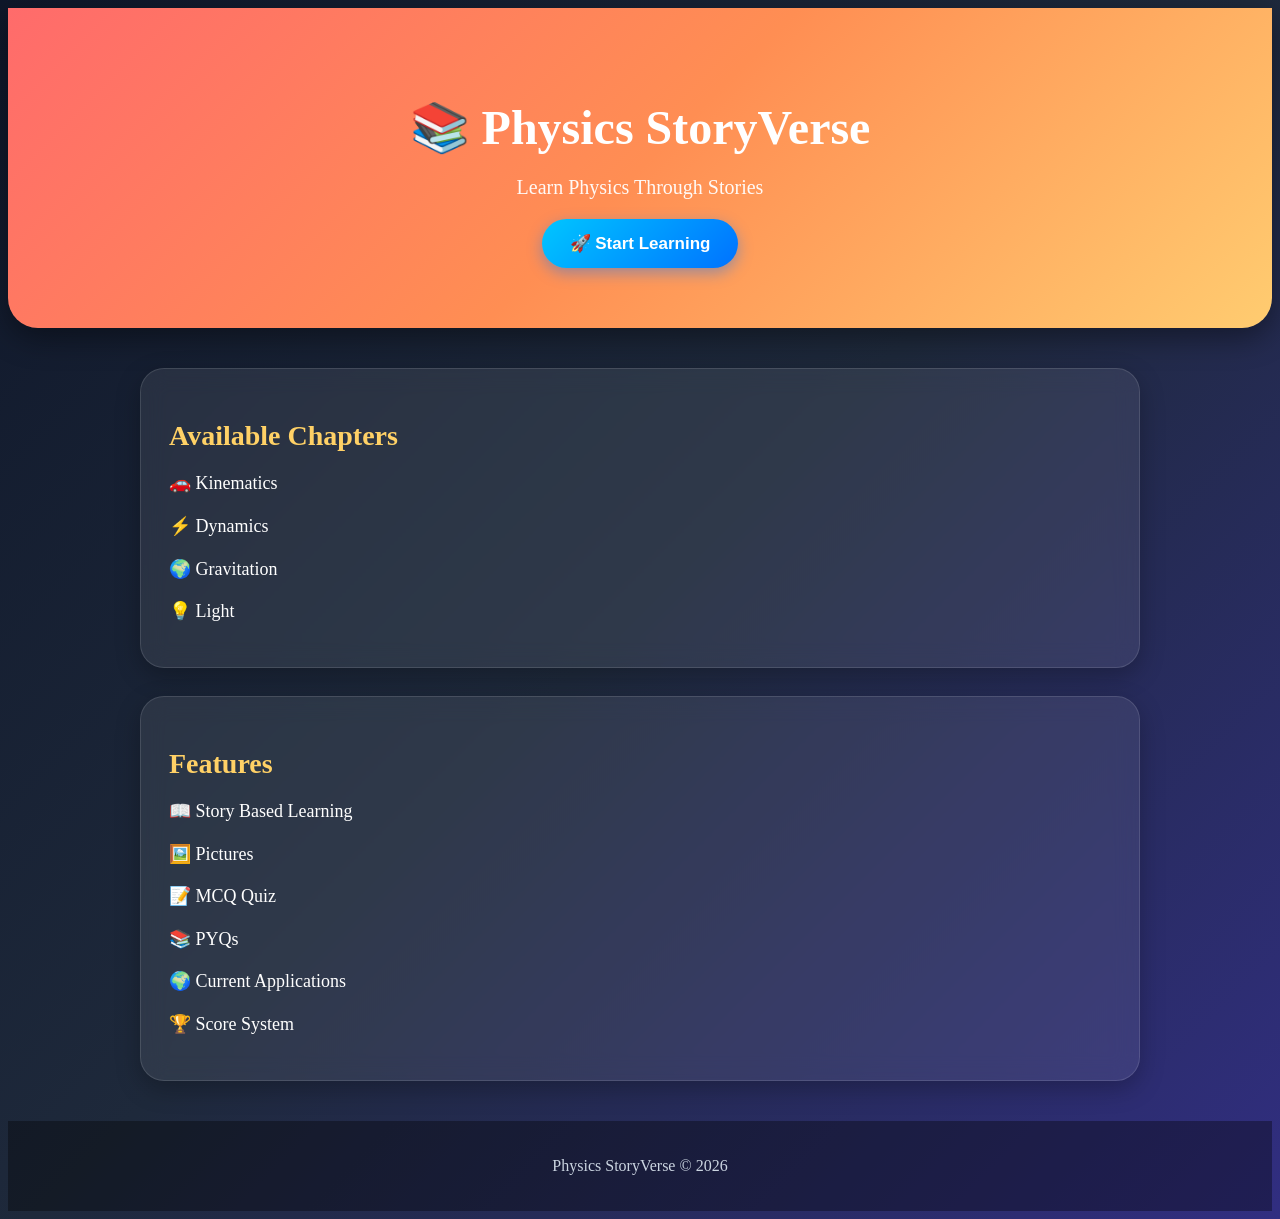
<file: index.html>
<!DOCTYPE html>
<html lang="en">

<head>

<meta charset="UTF-8">
<meta name="viewport" content="width=device-width, initial-scale=1.0">

<title>Physics StoryVerse</title>

<link rel="stylesheet" href="style.css">

</head>

<body>

<header class="hero">

<h1>📚 Physics StoryVerse</h1>

<p>
Learn Physics Through Stories
</p>

<a href="chapters.html">
<button id="startBtn">
🚀 Start Learning
</button>
</a>

</header>

<main class="container">

<section class="card">

<h2>Available Chapters</h2>

<p>🚗 Kinematics</p>

<p>⚡ Dynamics</p>

<p>🌍 Gravitation</p>

<p>💡 Light</p>

</section>

<section class="card">

<h2>Features</h2>

<p>📖 Story Based Learning</p>

<p>🖼️ Pictures</p>

<p>📝 MCQ Quiz</p>

<p>📚 PYQs</p>

<p>🌍 Current Applications</p>

<p>🏆 Score System</p>

</section>

</main>

<footer>

<p>
Physics StoryVerse © 2026
</p>

</footer>

<script src="script.js"></script>

</body>

</html>
</file>
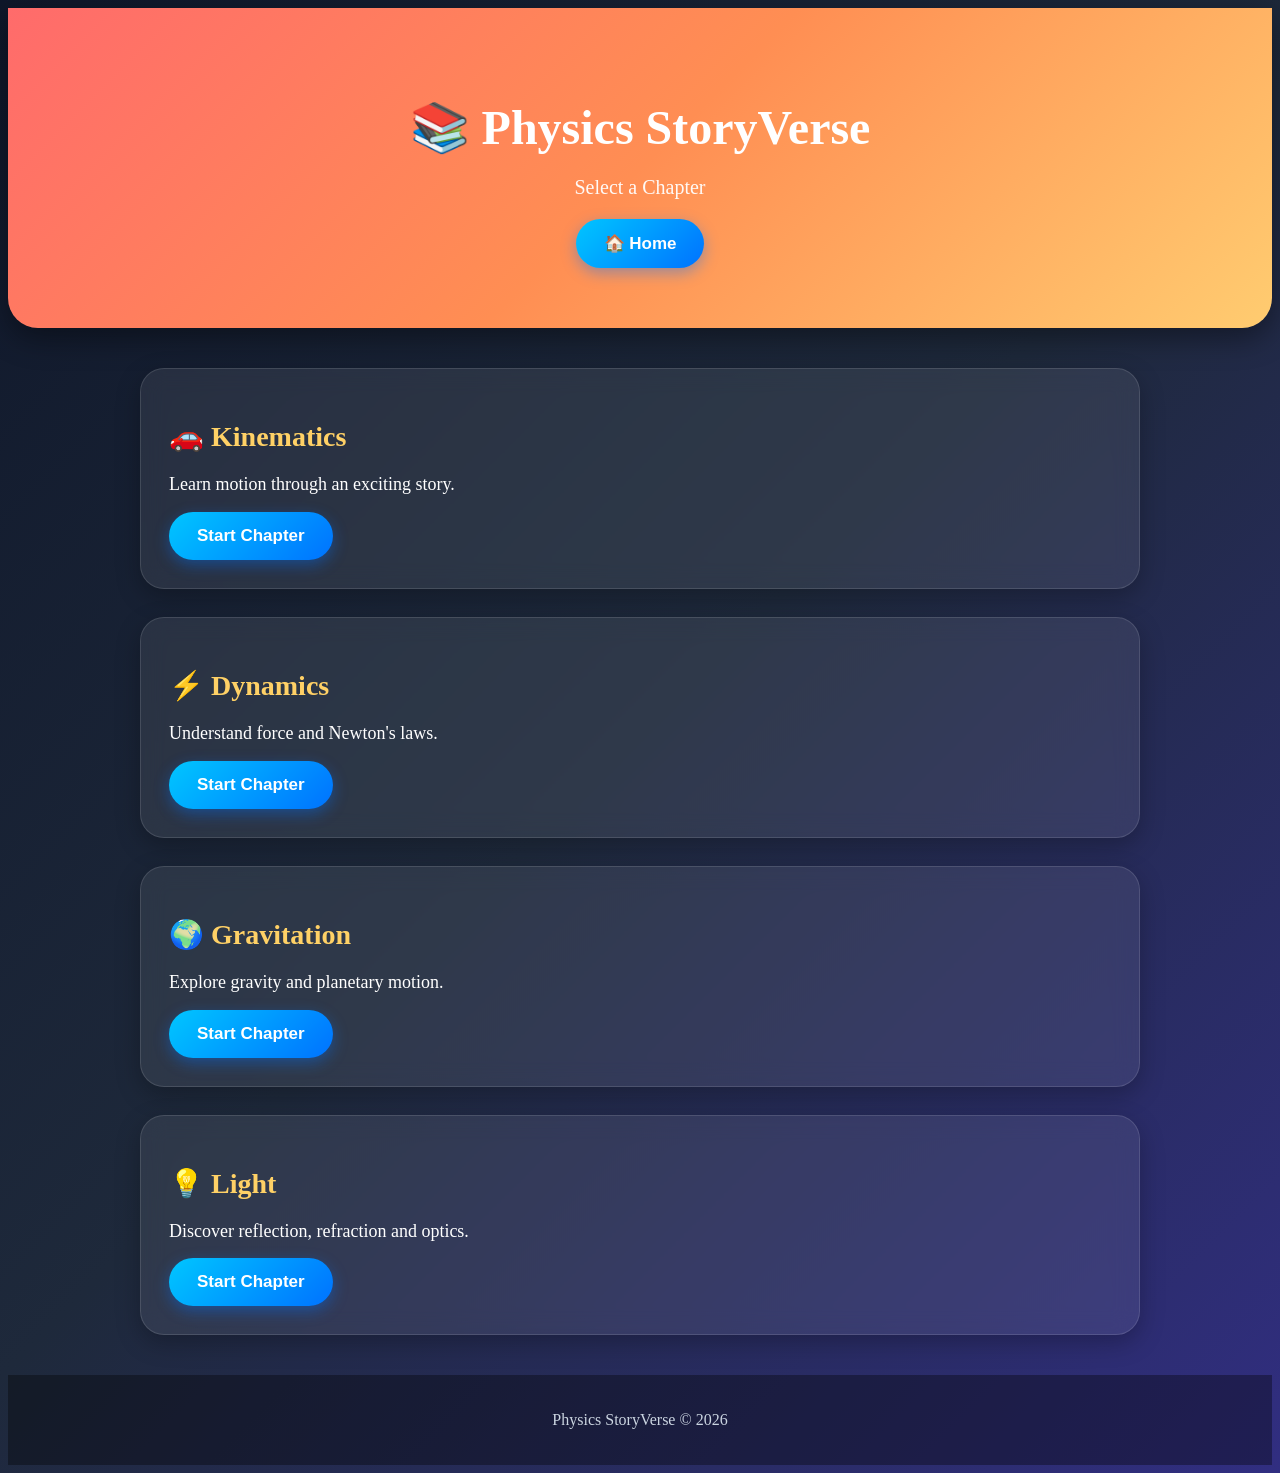
<file: chapters.html>
<!DOCTYPE html>
<html lang="en">

<head>

<meta charset="UTF-8">
<meta name="viewport" content="width=device-width, initial-scale=1.0">

<title>Physics StoryVerse | Chapters</title>

<link rel="stylesheet" href="style.css">

</head>

<body>

<header class="hero">

<h1>📚 Physics StoryVerse</h1>

<p>Select a Chapter</p>

<a href="index.html">
<button>🏠 Home</button>
</a>

</header>

<main class="container">

<section class="card">

<h2>🚗 Kinematics</h2>

<p>Learn motion through an exciting story.</p>

<a href="kinematics.html">
<button>Start Chapter</button>
</a>

</section>

<section class="card">

<h2>⚡ Dynamics</h2>

<p>Understand force and Newton's laws.</p>

<a href="dynamics.html">
<button>Start Chapter</button>
</a>

</section>

<section class="card">

<h2>🌍 Gravitation</h2>

<p>Explore gravity and planetary motion.</p>

<a href="gravitation.html">
<button>Start Chapter</button>
</a>

</section>

<section class="card">

<h2>💡 Light</h2>

<p>Discover reflection, refraction and optics.</p>

<a href="light.html">
<button>Start Chapter</button>
</a>

</section>

</main>

<footer>

<p>Physics StoryVerse © 2026</p>

</footer>

<script src="script.js"></script>

</body>

</html>
</file>
<file: style.css>
`*{
margin:0;
padding:0;
box-sizing:border-box;
font-family:'Poppins',sans-serif;
}

body{
background:linear-gradient(135deg,#0f172a,#1e293b,#312e81);
color:white;
min-height:100vh;
}

.hero{
background:linear-gradient(135deg,#ff6b6b,#ff8e53,#ffcc70);
padding:60px 20px;
text-align:center;
border-radius:0 0 30px 30px;
box-shadow:0 10px 30px rgba(0,0,0,.4);
}

.hero h1{
font-size:48px;
margin-bottom:15px;
font-weight:700;
}

.hero p{
font-size:20px;
opacity:.95;
margin-bottom:20px;
}

button{
background:linear-gradient(135deg,#00c6ff,#0072ff);
color:white;
border:none;
padding:14px 28px;
font-size:17px;
font-weight:600;
border-radius:40px;
cursor:pointer;
transition:.3s;
box-shadow:0 5px 15px rgba(0,114,255,.4);
}

button:hover{
transform:translateY(-3px) scale(1.05);
box-shadow:0 10px 25px rgba(0,114,255,.6);
}

.container{
width:90%;
max-width:1000px;
margin:40px auto;
}

.card{
background:rgba(255,255,255,.08);
backdrop-filter:blur(12px);
padding:28px;
margin-bottom:28px;
border-radius:24px;
border:1px solid rgba(255,255,255,.12);
box-shadow:0 8px 24px rgba(0,0,0,.25);
}

.card h2{
color:#ffd166;
margin-bottom:16px;
font-size:28px;
}

.card h3{
color:#7dd3fc;
margin:14px 0;
}

.card p{
margin:12px 0;
font-size:18px;
line-height:1.7;
}

.card img{
border-radius:18px;
margin-top:18px;
box-shadow:0 8px 20px rgba(0,0,0,.35);
}

hr{
border:none;
height:1px;
background:rgba(255,255,255,.15);
margin:18px 0;
}

/* 🌈 Progress Bar */

.progress-container{
background:rgba(255,255,255,.15);
border-radius:20px;
overflow:hidden;
height:18px;
margin:15px 0 10px;
}

.progress-bar{
height:100%;
width:0%;
background:linear-gradient(90deg,#00f5a0,#00d9f5,#7c4dff);
border-radius:20px;
transition:width .8s ease;
}

.progress-text{
font-size:15px;
color:#e2e8f0;
margin-bottom:5px;
}

/* Quiz */

form p{
font-weight:600;
margin-top:18px;
}

input[type="radio"]{
margin-right:8px;
}

ol{
padding-left:22px;
}

ol li{
margin:12px 0;
line-height:1.6;
}

/* Score */

#score{
font-size:28px;
font-weight:700;
color:#00f5a0;
margin:15px 0;
}

footer{
background:rgba(0,0,0,.35);
text-align:center;
padding:20px;
margin-top:40px;
font-size:16px;
color:#cbd5e1;
}

/* Mobile */

@media(max-width:768px){

.hero h1{
font-size:34px;
}

.hero p{
font-size:16px;
}

button{
width:100%;
}

.card{
padding:22px;
}

.card h2{
font-size:24px;
}

.card p{
font-size:16px;
}

}`
</file>
